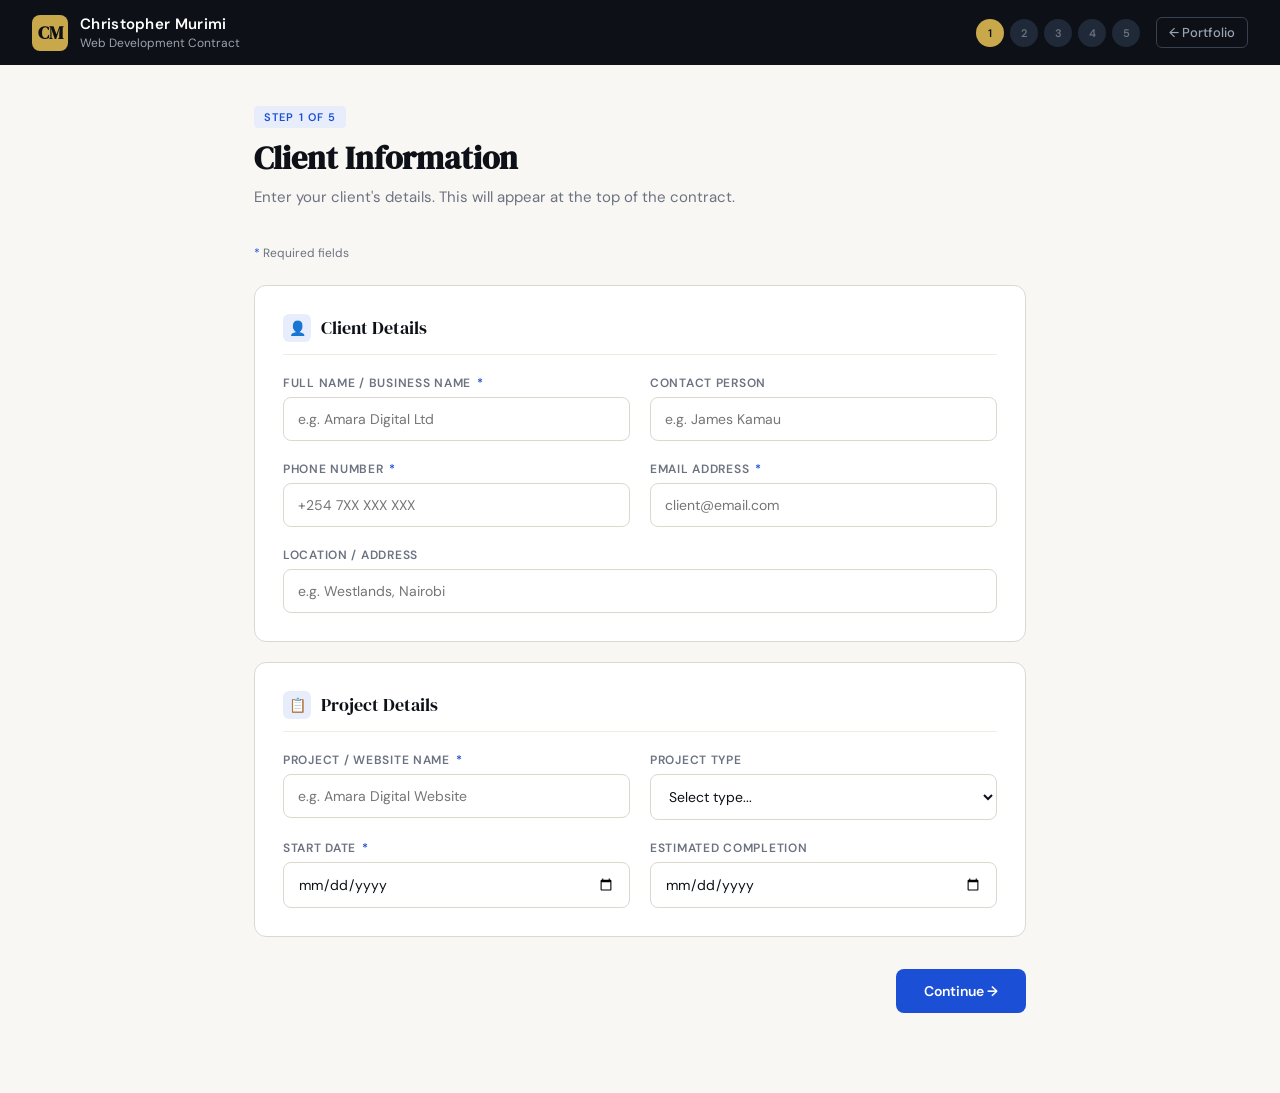
<file: contract.html>
<!DOCTYPE html>
<html lang="en">
<head>
<meta charset="UTF-8"/>
<meta name="viewport" content="width=device-width, initial-scale=1.0"/>
<title>Web Dev Contract · Christopher Murimi</title>
<link href="https://fonts.googleapis.com/css2?family=DM+Serif+Display:ital@0;1&family=DM+Sans:wght@300;400;500;600&display=swap" rel="stylesheet"/>
<style>
  :root {
    --ink: #0d1117;
    --paper: #f9f7f4;
    --cream: #f0ece4;
    --blue: #1a4fd6;
    --blue-light: #e8edfb;
    --gold: #c9a84c;
    --muted: #6b7280;
    --border: #ddd8ce;
    --success: #166534;
    --success-bg: #dcfce7;
  }

  * { margin: 0; padding: 0; box-sizing: border-box; }

  body {
    font-family: 'DM Sans', sans-serif;
    background: var(--paper);
    color: var(--ink);
    min-height: 100vh;
  }

  /* ── TOP BAR ── */
  .topbar {
    background: var(--ink);
    color: white;
    padding: 14px 32px;
    display: flex;
    align-items: center;
    justify-content: space-between;
    position: sticky;
    top: 0;
    z-index: 100;
  }
  .topbar-brand { display: flex; align-items: center; gap: 12px; }
  .topbar-logo {
    width: 36px; height: 36px;
    background: var(--gold);
    border-radius: 8px;
    display: flex; align-items: center; justify-content: center;
    font-family: 'DM Serif Display', serif;
    font-size: 18px; color: var(--ink); font-weight: 900;
  }
  .topbar-name { font-size: 15px; font-weight: 600; letter-spacing: 0.02em; }
  .topbar-sub { font-size: 12px; color: #9ca3af; margin-top: 1px; }
  .topbar-steps { display: flex; gap: 6px; }
  .topbar-back {
    display: inline-flex; align-items: center; gap: 6px;
    font-size: 13px; font-weight: 500; color: #9ca3af;
    text-decoration: none;
    padding: 6px 12px; border-radius: 6px;
    border: 1px solid #374151;
    transition: all 0.2s;
  }
  .topbar-back:hover { color: white; border-color: #6b7280; background: #1f2937; }
  .step-dot {
    width: 28px; height: 28px; border-radius: 50%;
    display: flex; align-items: center; justify-content: center;
    font-size: 11px; font-weight: 600;
    background: #1f2937; color: #6b7280;
    transition: all 0.3s;
    cursor: default;
  }
  .step-dot.active { background: var(--gold); color: var(--ink); }
  .step-dot.done { background: #166534; color: white; }

  /* ── LAYOUT ── */
  .container { max-width: 820px; margin: 0 auto; padding: 40px 24px 80px; }

  .page { display: none; animation: fadeIn 0.4s ease; }
  .page.active { display: block; }
  @keyframes fadeIn { from { opacity:0; transform: translateY(12px); } to { opacity:1; transform: translateY(0); } }

  /* ── PAGE HEADERS ── */
  .page-header { margin-bottom: 36px; }
  .page-tag {
    display: inline-block;
    font-size: 11px; font-weight: 600; letter-spacing: 0.1em;
    text-transform: uppercase;
    color: var(--blue);
    background: var(--blue-light);
    padding: 4px 10px; border-radius: 4px;
    margin-bottom: 12px;
  }
  .page-title {
    font-family: 'DM Serif Display', serif;
    font-size: 32px; line-height: 1.15;
    color: var(--ink);
    margin-bottom: 8px;
  }
  .page-desc { font-size: 15px; color: var(--muted); line-height: 1.6; }

  /* ── FORM ELEMENTS ── */
  .form-grid { display: grid; grid-template-columns: 1fr 1fr; gap: 20px; }
  .form-grid.single { grid-template-columns: 1fr; }
  .form-grid.three { grid-template-columns: 1fr 1fr 1fr; }

  .field { display: flex; flex-direction: column; gap: 6px; }
  .field.full { grid-column: 1 / -1; }

  label {
    font-size: 12px; font-weight: 600;
    text-transform: uppercase; letter-spacing: 0.06em;
    color: var(--muted);
  }
  label span { color: var(--blue); margin-left: 2px; }

  input, select, textarea {
    width: 100%;
    padding: 12px 14px;
    border: 1.5px solid var(--border);
    border-radius: 8px;
    background: white;
    font-family: 'DM Sans', sans-serif;
    font-size: 14px;
    color: var(--ink);
    transition: border-color 0.2s, box-shadow 0.2s;
    outline: none;
  }
  input:focus, select:focus, textarea:focus {
    border-color: var(--blue);
    box-shadow: 0 0 0 3px rgba(26,79,214,0.08);
  }
  textarea { resize: vertical; min-height: 90px; }

  /* ── CARD ── */
  .card {
    background: white;
    border: 1.5px solid var(--border);
    border-radius: 12px;
    padding: 28px;
    margin-bottom: 20px;
  }
  .card-title {
    font-family: 'DM Serif Display', serif;
    font-size: 18px; color: var(--ink);
    margin-bottom: 20px;
    padding-bottom: 12px;
    border-bottom: 1.5px solid var(--cream);
    display: flex; align-items: center; gap: 10px;
  }
  .card-icon {
    width: 28px; height: 28px;
    background: var(--blue-light);
    border-radius: 6px;
    display: flex; align-items: center; justify-content: center;
    font-size: 14px;
  }

  /* ── SERVICES CHECKBOXES ── */
  .services-grid { display: grid; grid-template-columns: 1fr 1fr; gap: 10px; }
  .service-item {
    display: flex; align-items: flex-start; gap: 10px;
    padding: 12px 14px;
    border: 1.5px solid var(--border);
    border-radius: 8px;
    cursor: pointer;
    transition: all 0.2s;
  }
  .service-item:hover { border-color: var(--blue); background: var(--blue-light); }
  .service-item.checked { border-color: var(--blue); background: var(--blue-light); }
  .service-item input[type="checkbox"] {
    width: 16px; height: 16px; flex-shrink: 0;
    margin-top: 1px; cursor: pointer;
    accent-color: var(--blue);
  }
  .service-label { font-size: 13px; font-weight: 500; line-height: 1.4; }
  .service-desc { font-size: 11px; color: var(--muted); margin-top: 2px; }

  /* ── PAYMENT TABLE ── */
  .payment-row {
    display: grid; grid-template-columns: 2fr 1fr 1fr 1fr;
    gap: 10px; align-items: center;
    padding: 12px 0;
    border-bottom: 1px solid var(--cream);
  }
  .payment-row:last-child { border-bottom: none; }
  .payment-label { font-size: 13px; font-weight: 600; }
  .payment-sub { font-size: 11px; color: var(--muted); }
  .payment-row input { text-align: right; }
  .currency-badge {
    font-size: 10px; font-weight: 700;
    color: var(--muted); text-transform: uppercase;
    letter-spacing: 0.06em;
  }
  .total-row {
    display: grid; grid-template-columns: 2fr 1fr 1fr 1fr;
    gap: 10px; align-items: center;
    padding: 14px 0 0;
    margin-top: 4px;
  }
  .total-label { font-size: 14px; font-weight: 700; color: var(--blue); }

  /* ── SIGNATURE AREA ── */
  .sig-area {
    display: grid; grid-template-columns: 1fr 1fr; gap: 24px;
    margin-top: 8px;
  }
  .sig-box { display: flex; flex-direction: column; gap: 8px; }
  .sig-who { font-size: 12px; font-weight: 600; text-transform: uppercase; letter-spacing: 0.06em; color: var(--muted); }
  .sig-name-display {
    font-family: 'DM Serif Display', serif;
    font-size: 26px; color: var(--ink);
    padding: 10px 0;
    border-bottom: 2px solid var(--ink);
    min-height: 52px;
    font-style: italic;
  }
  canvas.sig-canvas {
    border: 1.5px solid var(--border);
    border-radius: 8px;
    background: white;
    cursor: crosshair;
    display: block;
    width: 100%;
    height: 120px;
    touch-action: none;
  }
  .sig-actions { display: flex; gap: 8px; }
  .sig-btn {
    font-size: 12px; padding: 6px 12px;
    border: 1.5px solid var(--border);
    border-radius: 6px;
    background: white;
    cursor: pointer;
    font-family: 'DM Sans', sans-serif;
    transition: all 0.2s;
  }
  .sig-btn:hover { border-color: var(--blue); color: var(--blue); }
  .sig-type-toggle {
    display: flex; gap: 8px; margin-bottom: 8px;
  }
  .toggle-btn {
    font-size: 12px; padding: 5px 12px;
    border: 1.5px solid var(--border);
    border-radius: 6px; cursor: pointer;
    background: white; font-family: 'DM Sans', sans-serif;
    transition: all 0.2s;
  }
  .toggle-btn.active { background: var(--ink); color: white; border-color: var(--ink); }

  /* ── TERMS ── */
  .terms-accordion { display: flex; flex-direction: column; gap: 8px; }
  .term-item { border: 1.5px solid var(--border); border-radius: 8px; overflow: hidden; }
  .term-header {
    display: flex; align-items: center; justify-content: space-between;
    padding: 14px 16px; cursor: pointer;
    background: white; transition: background 0.2s;
    font-size: 14px; font-weight: 600;
  }
  .term-header:hover { background: var(--cream); }
  .term-header .num {
    font-size: 11px; font-weight: 700; color: var(--blue);
    background: var(--blue-light); padding: 2px 7px; border-radius: 4px;
    margin-right: 10px;
  }
  .term-header .arrow { color: var(--muted); transition: transform 0.2s; font-size: 12px; }
  .term-item.open .arrow { transform: rotate(180deg); }
  .term-body {
    display: none;
    padding: 14px 16px;
    font-size: 13px; color: var(--muted); line-height: 1.7;
    background: var(--cream);
    border-top: 1px solid var(--border);
  }
  .term-item.open .term-body { display: block; }

  /* ── PREVIEW ── */
  #preview-panel {
    background: white;
    border: 1.5px solid var(--border);
    border-radius: 12px;
    padding: 40px;
    font-size: 13px;
    line-height: 1.8;
    color: #333;
  }
  .preview-header { text-align: center; margin-bottom: 32px; }
  .preview-brand {
    font-family: 'DM Serif Display', serif;
    font-size: 22px; color: var(--ink);
    margin-bottom: 4px;
  }
  .preview-sub { font-size: 12px; color: var(--muted); }
  .preview-divider {
    border: none; border-top: 2px solid var(--blue);
    margin: 20px 0;
  }
  .preview-title {
    font-family: 'DM Serif Display', serif;
    font-size: 20px; text-align: center;
    color: var(--ink); margin: 20px 0 28px;
  }
  .preview-section { margin-bottom: 22px; }
  .preview-section-title {
    font-size: 11px; font-weight: 700; letter-spacing: 0.1em;
    text-transform: uppercase; color: var(--blue);
    background: var(--blue-light);
    padding: 4px 10px; border-radius: 4px;
    display: inline-block; margin-bottom: 10px;
  }
  .preview-row { display: flex; gap: 8px; margin-bottom: 4px; }
  .preview-key { font-weight: 600; min-width: 180px; color: var(--ink); }
  .preview-val { color: #555; }
  .preview-sigs {
    display: grid; grid-template-columns: 1fr 1fr; gap: 32px;
    margin-top: 32px; padding-top: 24px; border-top: 2px solid var(--cream);
  }
  .preview-sig-label { font-size: 11px; font-weight: 700; text-transform: uppercase; letter-spacing: 0.06em; color: var(--muted); margin-bottom: 8px; }
  .preview-sig-name {
    font-family: 'DM Serif Display', serif;
    font-size: 22px; font-style: italic;
    border-bottom: 1.5px solid var(--ink);
    padding-bottom: 6px; min-height: 40px;
  }
  .preview-sig-img { max-width: 100%; height: 60px; object-fit: contain; border-bottom: 1.5px solid var(--ink); display: block; }

  /* ── BUTTONS ── */
  .btn-row { display: flex; gap: 12px; justify-content: flex-end; margin-top: 32px; }
  .btn {
    padding: 13px 28px; border-radius: 8px;
    font-family: 'DM Sans', sans-serif;
    font-size: 14px; font-weight: 600;
    cursor: pointer; border: none;
    transition: all 0.2s;
  }
  .btn-primary { background: var(--blue); color: white; }
  .btn-primary:hover { background: #1340b0; transform: translateY(-1px); box-shadow: 0 4px 16px rgba(26,79,214,0.3); }
  .btn-secondary { background: white; color: var(--ink); border: 1.5px solid var(--border); }
  .btn-secondary:hover { border-color: var(--ink); }
  .btn-gold { background: var(--gold); color: var(--ink); }
  .btn-gold:hover { background: #b8952f; transform: translateY(-1px); }
  .btn-success { background: var(--success); color: white; }

  /* ── SUCCESS ── */
  .success-screen {
    text-align: center; padding: 60px 24px;
  }
  .success-icon {
    width: 80px; height: 80px; border-radius: 50%;
    background: var(--success-bg);
    display: flex; align-items: center; justify-content: center;
    margin: 0 auto 24px;
    font-size: 36px;
  }
  .success-title {
    font-family: 'DM Serif Display', serif;
    font-size: 28px; margin-bottom: 12px;
  }
  .success-desc { color: var(--muted); max-width: 440px; margin: 0 auto 32px; line-height: 1.6; }

  /* ── MISC ── */
  .hint { font-size: 12px; color: var(--muted); margin-top: 4px; }
  .section-divider { border: none; border-top: 1.5px solid var(--cream); margin: 28px 0; }
  .required-note { font-size: 12px; color: var(--muted); margin-bottom: 24px; }
  .required-note span { color: var(--blue); }

  @media(max-width: 600px) {
    .form-grid { grid-template-columns: 1fr; }
    .form-grid.three { grid-template-columns: 1fr 1fr; }
    .services-grid { grid-template-columns: 1fr; }
    .sig-area { grid-template-columns: 1fr; }
    .payment-row, .total-row { grid-template-columns: 1fr 1fr; }
    .payment-row .payment-label { grid-column: 1/-1; }
    .topbar-steps { display: none; }
    .preview-sigs { grid-template-columns: 1fr; }
  }
</style>
</head>
<body>

<div class="topbar">
  <div class="topbar-brand">
    <div class="topbar-logo">CM</div>
    <div>
      <div class="topbar-name">Christopher Murimi</div>
      <div class="topbar-sub">Web Development Contract</div>
    </div>
  </div>
  <div style="display:flex;align-items:center;gap:16px;">
    <div class="topbar-steps" id="step-dots">
      <div class="step-dot active" id="dot-1">1</div>
      <div class="step-dot" id="dot-2">2</div>
      <div class="step-dot" id="dot-3">3</div>
      <div class="step-dot" id="dot-4">4</div>
      <div class="step-dot" id="dot-5">5</div>
    </div>
    <a href="index.html" class="topbar-back">← Portfolio</a>
  </div>
</div>

<div class="container">

<!-- ═══════════════ PAGE 1: CLIENT INFO ═══════════════ -->
<div class="page active" id="page-1">
  <div class="page-header">
    <div class="page-tag">Step 1 of 5</div>
    <h1 class="page-title">Client Information</h1>
    <p class="page-desc">Enter your client's details. This will appear at the top of the contract.</p>
  </div>
  <p class="required-note"><span>*</span> Required fields</p>
  <div class="card">
    <div class="card-title"><div class="card-icon">👤</div> Client Details</div>
    <div class="form-grid">
      <div class="field">
        <label>Full Name / Business Name <span>*</span></label>
        <input type="text" id="client-name" placeholder="e.g. Amara Digital Ltd"/>
      </div>
      <div class="field">
        <label>Contact Person</label>
        <input type="text" id="client-contact" placeholder="e.g. James Kamau"/>
      </div>
      <div class="field">
        <label>Phone Number <span>*</span></label>
        <input type="text" id="client-phone" placeholder="+254 7XX XXX XXX"/>
      </div>
      <div class="field">
        <label>Email Address <span>*</span></label>
        <input type="email" id="client-email" placeholder="client@email.com"/>
      </div>
      <div class="field full">
        <label>Location / Address</label>
        <input type="text" id="client-location" placeholder="e.g. Westlands, Nairobi"/>
      </div>
    </div>
  </div>

  <div class="card">
    <div class="card-title"><div class="card-icon">📋</div> Project Details</div>
    <div class="form-grid">
      <div class="field">
        <label>Project / Website Name <span>*</span></label>
        <input type="text" id="project-name" placeholder="e.g. Amara Digital Website"/>
      </div>
      <div class="field">
        <label>Project Type</label>
        <select id="project-type">
          <option value="">Select type...</option>
          <option>Business / Corporate Website</option>
          <option>E-commerce Store</option>
          <option>Portfolio Website</option>
          <option>Blog / News Site</option>
          <option>Landing Page</option>
          <option>Web Application</option>
          <option>Other</option>
        </select>
      </div>
      <div class="field">
        <label>Start Date <span>*</span></label>
        <input type="date" id="start-date"/>
      </div>
      <div class="field">
        <label>Estimated Completion</label>
        <input type="date" id="end-date"/>
      </div>
    </div>
  </div>

  <div class="btn-row">
    <button class="btn btn-primary" onclick="goTo(2)">Continue →</button>
  </div>
</div>

<!-- ═══════════════ PAGE 2: SCOPE ═══════════════ -->
<div class="page" id="page-2">
  <div class="page-header">
    <div class="page-tag">Step 2 of 5</div>
    <h1 class="page-title">Scope of Work</h1>
    <p class="page-desc">Select all services included in this project.</p>
  </div>

  <div class="card">
    <div class="card-title"><div class="card-icon">🛠</div> Services Included</div>
    <div class="services-grid">
      <label class="service-item" onclick="toggleService(this)">
        <input type="checkbox" value="Website Design & Development"/>
        <div>
          <div class="service-label">Website Design & Development</div>
          <div class="service-desc">Custom design, responsive layout, all agreed pages</div>
        </div>
      </label>
      <label class="service-item" onclick="toggleService(this)">
        <input type="checkbox" value="Domain & Hosting Setup"/>
        <div>
          <div class="service-label">Domain & Hosting Setup</div>
          <div class="service-desc">Registration, configuration, DNS setup</div>
        </div>
      </label>
      <label class="service-item" onclick="toggleService(this)">
        <input type="checkbox" value="CMS Setup (WordPress / Webflow)"/>
        <div>
          <div class="service-label">CMS Setup</div>
          <div class="service-desc">WordPress, Webflow, or custom CMS</div>
        </div>
      </label>
      <label class="service-item" onclick="toggleService(this)">
        <input type="checkbox" value="SEO Optimization"/>
        <div>
          <div class="service-label">SEO Optimization</div>
          <div class="service-desc">On-page SEO, metadata, sitemap, speed</div>
        </div>
      </label>
      <label class="service-item" onclick="toggleService(this)">
        <input type="checkbox" value="E-commerce Integration"/>
        <div>
          <div class="service-label">E-commerce Integration</div>
          <div class="service-desc">Products, cart, payment gateway</div>
        </div>
      </label>
      <label class="service-item" onclick="toggleService(this)">
        <input type="checkbox" value="Monthly Website Maintenance"/>
        <div>
          <div class="service-label">Monthly Maintenance</div>
          <div class="service-desc">Updates, security, content changes</div>
        </div>
      </label>
    </div>
    <div style="margin-top:16px" class="field">
      <label>Custom / Additional Services</label>
      <textarea id="custom-scope" placeholder="Describe any additional services not listed above..."></textarea>
    </div>
  </div>

  <div class="card">
    <div class="card-title"><div class="card-icon">📐</div> Deliverable Specs</div>
    <div class="form-grid three">
      <div class="field">
        <label>Number of Pages</label>
        <input type="number" id="num-pages" placeholder="e.g. 5" min="1"/>
      </div>
      <div class="field">
        <label>Revisions Included</label>
        <input type="number" id="num-revisions" placeholder="e.g. 3" min="1"/>
      </div>
      <div class="field">
        <label>Post-launch Support (days)</label>
        <input type="number" id="support-days" placeholder="e.g. 14" min="0"/>
      </div>
    </div>
  </div>

  <div class="btn-row">
    <button class="btn btn-secondary" onclick="goTo(1)">← Back</button>
    <button class="btn btn-primary" onclick="goTo(3)">Continue →</button>
  </div>
</div>

<!-- ═══════════════ PAGE 3: PAYMENT ═══════════════ -->
<div class="page" id="page-3">
  <div class="page-header">
    <div class="page-tag">Step 3 of 5</div>
    <h1 class="page-title">Payment Terms</h1>
    <p class="page-desc">Set the total project fee and how it splits across 3 installments.</p>
  </div>

  <div class="card">
    <div class="card-title"><div class="card-icon">💳</div> Project Fee</div>
    <div class="form-grid">
      <div class="field">
        <label>Total Fee (KES)</label>
        <input type="number" id="total-kes" placeholder="e.g. 50000" oninput="calcInstallments()"/>
      </div>
      <div class="field">
        <label>Total Fee (USD)</label>
        <input type="number" id="total-usd" placeholder="e.g. 350" oninput="calcInstallments()"/>
      </div>
    </div>

    <hr class="section-divider"/>

    <div class="payment-row" style="background:var(--cream);padding:10px 8px;border-radius:8px;margin-bottom:8px;">
      <div style="font-size:11px;font-weight:700;text-transform:uppercase;letter-spacing:0.06em;color:var(--muted)">Installment</div>
      <div style="font-size:11px;font-weight:700;text-transform:uppercase;letter-spacing:0.06em;color:var(--muted);text-align:right">%</div>
      <div style="font-size:11px;font-weight:700;text-transform:uppercase;letter-spacing:0.06em;color:var(--muted);text-align:right">KES</div>
      <div style="font-size:11px;font-weight:700;text-transform:uppercase;letter-spacing:0.06em;color:var(--muted);text-align:right">USD</div>
    </div>

    <div class="payment-row">
      <div>
        <div class="payment-label">1st — Deposit</div>
        <div class="payment-sub">Due before work begins</div>
      </div>
      <input type="number" id="pct1" value="40" min="0" max="100" oninput="calcInstallments()"/>
      <input type="text" id="kes1" placeholder="—" readonly style="background:var(--cream)"/>
      <input type="text" id="usd1" placeholder="—" readonly style="background:var(--cream)"/>
    </div>

    <div class="payment-row">
      <div>
        <div class="payment-label">2nd — Midpoint</div>
        <div class="payment-sub">Due upon design approval</div>
      </div>
      <input type="number" id="pct2" value="30" min="0" max="100" oninput="calcInstallments()"/>
      <input type="text" id="kes2" placeholder="—" readonly style="background:var(--cream)"/>
      <input type="text" id="usd2" placeholder="—" readonly style="background:var(--cream)"/>
    </div>

    <div class="payment-row">
      <div>
        <div class="payment-label">3rd — Final</div>
        <div class="payment-sub">Due before site goes live</div>
      </div>
      <input type="number" id="pct3" value="30" min="0" max="100" oninput="calcInstallments()"/>
      <input type="text" id="kes3" placeholder="—" readonly style="background:var(--cream)"/>
      <input type="text" id="usd3" placeholder="—" readonly style="background:var(--cream)"/>
    </div>

    <div class="total-row">
      <div class="total-label">Total</div>
      <div id="pct-total" style="font-weight:700;text-align:right;color:var(--muted)">100%</div>
      <div id="kes-total" style="font-weight:700;text-align:right;color:var(--blue)">—</div>
      <div id="usd-total" style="font-weight:700;text-align:right;color:var(--blue)">—</div>
    </div>
    <p id="pct-warning" style="font-size:12px;color:#dc2626;margin-top:8px;display:none">⚠ Percentages must add up to 100%</p>
  </div>

  <div class="card">
    <div class="card-title"><div class="card-icon">📱</div> Payment Method</div>
    <div class="form-grid">
      <div class="field">
        <label>Preferred Method</label>
        <select id="pay-method">
          <option value="M-Pesa">M-Pesa</option>
          <option value="Bank Transfer">Bank Transfer</option>
          <option value="M-Pesa & Bank Transfer">M-Pesa & Bank Transfer</option>
          <option value="Other">Other</option>
        </select>
      </div>
      <div class="field">
        <label>M-Pesa / Account No.</label>
        <input type="text" id="pay-account" placeholder="e.g. 0715 323 617"/>
      </div>
    </div>
  </div>

  <div class="btn-row">
    <button class="btn btn-secondary" onclick="goTo(2)">← Back</button>
    <button class="btn btn-primary" onclick="goTo(4)">Continue →</button>
  </div>
</div>

<!-- ═══════════════ PAGE 4: TERMS & SIGNATURE ═══════════════ -->
<div class="page" id="page-4">
  <div class="page-header">
    <div class="page-tag">Step 4 of 5</div>
    <h1 class="page-title">Terms & Signatures</h1>
    <p class="page-desc">Review the contract terms and collect both signatures below.</p>
  </div>

  <div class="card">
    <div class="card-title"><div class="card-icon">📜</div> Contract Terms</div>
    <div class="terms-accordion" id="terms-list"></div>
  </div>

  <div class="card">
    <div class="card-title"><div class="card-icon">✍️</div> Signatures</div>
    <div class="sig-area">

      <!-- Service Provider -->
      <div class="sig-box">
        <div class="sig-who">Service Provider</div>
        <div style="font-weight:600;margin-bottom:8px">Christopher Muturi Murimi</div>
        <div class="sig-type-toggle">
          <button class="toggle-btn active" onclick="setSigType('provider','type',this)">Type</button>
          <button class="toggle-btn" onclick="setSigType('provider','draw',this)">Draw</button>
        </div>
        <div id="provider-type-area">
          <div class="sig-name-display" id="provider-sig-display">Christopher Murimi</div>
        </div>
        <div id="provider-draw-area" style="display:none">
          <canvas class="sig-canvas" id="provider-canvas" width="340" height="120"></canvas>
          <div class="sig-actions">
            <button class="sig-btn" onclick="clearCanvas('provider')">Clear</button>
          </div>
        </div>
        <div style="margin-top:8px">
          <label style="text-transform:none;letter-spacing:0;font-size:13px;font-weight:400;color:var(--muted)">Signed on</label>
          <input type="date" id="provider-date" style="margin-top:4px"/>
        </div>
      </div>

      <!-- Client -->
      <div class="sig-box">
        <div class="sig-who">Client</div>
        <div style="font-weight:600;margin-bottom:8px" id="client-sig-name-label">Client Name</div>
        <div class="sig-type-toggle">
          <button class="toggle-btn active" onclick="setSigType('client','type',this)">Type</button>
          <button class="toggle-btn" onclick="setSigType('client','draw',this)">Draw</button>
        </div>
        <div id="client-type-area">
          <input type="text" id="client-sig-typed" placeholder="Client types name here..." oninput="updateClientSig(this.value)" style="margin-bottom:8px"/>
          <div class="sig-name-display" id="client-sig-display" style="color:var(--muted);font-style:italic"></div>
        </div>
        <div id="client-draw-area" style="display:none">
          <canvas class="sig-canvas" id="client-canvas" width="340" height="120"></canvas>
          <div class="sig-actions">
            <button class="sig-btn" onclick="clearCanvas('client')">Clear</button>
          </div>
        </div>
        <div style="margin-top:8px">
          <label style="text-transform:none;letter-spacing:0;font-size:13px;font-weight:400;color:var(--muted)">Signed on</label>
          <input type="date" id="client-date" style="margin-top:4px"/>
        </div>
      </div>

    </div>
  </div>

  <div class="btn-row">
    <button class="btn btn-secondary" onclick="goTo(3)">← Back</button>
    <button class="btn btn-gold" onclick="goTo(5)">Preview Contract →</button>
  </div>
</div>

<!-- ═══════════════ PAGE 5: PREVIEW + DOWNLOAD ═══════════════ -->
<div class="page" id="page-5">
  <div class="page-header">
    <div class="page-tag">Step 5 of 5</div>
    <h1 class="page-title">Contract Preview</h1>
    <p class="page-desc">Review your contract before printing or saving as PDF.</p>
  </div>

  <div id="preview-panel"></div>

  <div class="btn-row" style="margin-top:24px">
    <button class="btn btn-secondary" onclick="goTo(4)">← Edit</button>
    <button class="btn btn-gold" onclick="window.print()">🖨 Print / Save as PDF</button>
  </div>
</div>

</div><!-- /container -->

<script>
// ── STATE ──
const state = {
  providerSigMode: 'type',
  clientSigMode: 'type',
  clientSigTyped: '',
};

// ── NAVIGATION ──
function goTo(n) {
  if (n === 5) buildPreview();
  document.querySelectorAll('.page').forEach(p => p.classList.remove('active'));
  document.getElementById('page-' + n).classList.add('active');
  // update dots
  for (let i = 1; i <= 5; i++) {
    const dot = document.getElementById('dot-' + i);
    dot.classList.remove('active','done');
    if (i < n) dot.classList.add('done');
    if (i === n) dot.classList.add('active');
  }
  window.scrollTo({ top: 0, behavior: 'smooth' });
  if (n === 4) {
    document.getElementById('client-sig-name-label').textContent = document.getElementById('client-name').value || 'Client';
    setDefaultDates();
    initCanvas('provider');
    initCanvas('client');
  }
}

function setDefaultDates() {
  const today = new Date().toISOString().split('T')[0];
  if (!document.getElementById('provider-date').value) document.getElementById('provider-date').value = today;
  if (!document.getElementById('client-date').value) document.getElementById('client-date').value = today;
}

// ── SERVICES ──
function toggleService(label) {
  setTimeout(() => {
    label.classList.toggle('checked', label.querySelector('input').checked);
  }, 0);
}

// ── INSTALLMENTS ──
function calcInstallments() {
  const totalKes = parseFloat(document.getElementById('total-kes').value) || 0;
  const totalUsd = parseFloat(document.getElementById('total-usd').value) || 0;
  const p1 = parseFloat(document.getElementById('pct1').value) || 0;
  const p2 = parseFloat(document.getElementById('pct2').value) || 0;
  const p3 = parseFloat(document.getElementById('pct3').value) || 0;
  const sum = p1 + p2 + p3;
  document.getElementById('pct-total').textContent = sum + '%';
  document.getElementById('pct-warning').style.display = (sum !== 100 && (p1||p2||p3)) ? 'block' : 'none';
  const fmt = (v, prefix) => v > 0 ? prefix + v.toLocaleString('en-KE', {minimumFractionDigits:0}) : '—';
  document.getElementById('kes1').value = fmt(Math.round(totalKes * p1 / 100), '');
  document.getElementById('kes2').value = fmt(Math.round(totalKes * p2 / 100), '');
  document.getElementById('kes3').value = fmt(Math.round(totalKes * p3 / 100), '');
  document.getElementById('usd1').value = fmt(Math.round(totalUsd * p1 / 100), '');
  document.getElementById('usd2').value = fmt(Math.round(totalUsd * p2 / 100), '');
  document.getElementById('usd3').value = fmt(Math.round(totalUsd * p3 / 100), '');
  document.getElementById('kes-total').textContent = fmt(totalKes, 'KES ');
  document.getElementById('usd-total').textContent = fmt(totalUsd, 'USD ');
}

// ── SIGNATURE ──
function setSigType(who, mode, btn) {
  state[who + 'SigMode'] = mode;
  btn.closest('.sig-type-toggle').querySelectorAll('.toggle-btn').forEach(b => b.classList.remove('active'));
  btn.classList.add('active');
  document.getElementById(who + '-type-area').style.display = mode === 'type' ? 'block' : 'none';
  document.getElementById(who + '-draw-area').style.display = mode === 'draw' ? 'block' : 'none';
  if (mode === 'draw') initCanvas(who);
}

function updateClientSig(val) {
  state.clientSigTyped = val;
  document.getElementById('client-sig-display').textContent = val;
}

// ── CANVAS DRAWING ──
const canvasState = {};
function initCanvas(who) {
  const canvas = document.getElementById(who + '-canvas');
  if (canvasState[who]) return;
  canvasState[who] = { drawing: false, lastX: 0, lastY: 0 };
  const ctx = canvas.getContext('2d');
  ctx.strokeStyle = '#0d1117';
  ctx.lineWidth = 2;
  ctx.lineCap = 'round';

  function getPos(e) {
    const rect = canvas.getBoundingClientRect();
    const scaleX = canvas.width / rect.width;
    const scaleY = canvas.height / rect.height;
    if (e.touches) return {
      x: (e.touches[0].clientX - rect.left) * scaleX,
      y: (e.touches[0].clientY - rect.top) * scaleY
    };
    return { x: (e.clientX - rect.left) * scaleX, y: (e.clientY - rect.top) * scaleY };
  }

  canvas.addEventListener('mousedown', e => { canvasState[who].drawing = true; const p = getPos(e); canvasState[who].lastX = p.x; canvasState[who].lastY = p.y; });
  canvas.addEventListener('mousemove', e => {
    if (!canvasState[who].drawing) return;
    const p = getPos(e);
    ctx.beginPath(); ctx.moveTo(canvasState[who].lastX, canvasState[who].lastY);
    ctx.lineTo(p.x, p.y); ctx.stroke();
    canvasState[who].lastX = p.x; canvasState[who].lastY = p.y;
  });
  canvas.addEventListener('mouseup', () => canvasState[who].drawing = false);
  canvas.addEventListener('touchstart', e => { e.preventDefault(); canvasState[who].drawing = true; const p = getPos(e); canvasState[who].lastX = p.x; canvasState[who].lastY = p.y; }, { passive: false });
  canvas.addEventListener('touchmove', e => {
    e.preventDefault();
    if (!canvasState[who].drawing) return;
    const p = getPos(e);
    ctx.beginPath(); ctx.moveTo(canvasState[who].lastX, canvasState[who].lastY);
    ctx.lineTo(p.x, p.y); ctx.stroke();
    canvasState[who].lastX = p.x; canvasState[who].lastY = p.y;
  }, { passive: false });
  canvas.addEventListener('touchend', () => canvasState[who].drawing = false);
}

function clearCanvas(who) {
  const canvas = document.getElementById(who + '-canvas');
  canvas.getContext('2d').clearRect(0, 0, canvas.width, canvas.height);
}

// ── TERMS ──
const TERMS = [
  { title: "Scope of Work", body: "The Service Provider agrees to deliver the services selected in this agreement. Any additional work beyond the agreed scope will be assessed and quoted separately before proceeding." },
  { title: "Revisions & Change Requests", body: `The project includes the number of revisions agreed. Additional revision rounds will be charged at KES 2,000 / USD 15 per round. Changes to scope after project commencement will be quoted separately.` },
  { title: "Client Responsibilities", body: "The Client agrees to provide all required content (text, images, logos) within 5 business days of project start. Timely approvals at each milestone are required. Delays by the client do not extend the Service Provider's deadlines." },
  { title: "Intellectual Property & Ownership", body: "Upon receipt of full payment, all design files, code, and deliverables become the property of the Client. The Service Provider retains the right to display completed work in their portfolio unless requested otherwise in writing." },
  { title: "Confidentiality", body: "Both parties agree to keep confidential any proprietary or sensitive business information shared during the project. This obligation continues for two (2) years after the agreement ends." },
  { title: "Late Payment Policy", body: "Invoices unpaid beyond 7 days of the due date will attract a 5% late fee per week. Work may be paused until outstanding payments are cleared." },
  { title: "Termination", body: "Either party may terminate this agreement with 7 days written notice. The deposit is non-refundable under all circumstances. If terminated by the Client, all completed work remains billable." },
  { title: "Post-Delivery Support", body: "The Service Provider will provide the agreed number of days of complimentary post-launch support to fix bugs arising directly from delivered work. Client modifications, third-party issues, and hosting problems are excluded." },
  { title: "Limitation of Liability", body: "The Service Provider shall not be liable for any indirect or consequential damages. Total liability shall not exceed the total project fee paid." },
  { title: "Governing Law", body: "This Agreement is governed by the laws of Kenya. Disputes shall first be resolved through good-faith negotiation, then mediation in Nairobi, before any legal proceedings are initiated." },
];

function buildTerms() {
  const list = document.getElementById('terms-list');
  list.innerHTML = TERMS.map((t, i) => `
    <div class="term-item" id="term-${i}">
      <div class="term-header" onclick="toggleTerm(${i})">
        <div><span class="num">${i+1}</span>${t.title}</div>
        <span class="arrow">▼</span>
      </div>
      <div class="term-body">${t.body}</div>
    </div>
  `).join('');
}

function toggleTerm(i) {
  document.getElementById('term-' + i).classList.toggle('open');
}

// ── PREVIEW ──
function buildPreview() {
  const g = id => document.getElementById(id)?.value || '';
  const services = [...document.querySelectorAll('.service-item input:checked')].map(c => c.value);
  const customScope = g('custom-scope');

  const providerSigHtml = state.providerSigMode === 'type'
    ? `<div class="preview-sig-name">Christopher Murimi</div>`
    : `<img class="preview-sig-img" src="${document.getElementById('provider-canvas').toDataURL()}" alt="Signature"/>`;

  const clientSigHtml = state.clientSigMode === 'type'
    ? `<div class="preview-sig-name">${state.clientSigTyped || ''}</div>`
    : `<img class="preview-sig-img" src="${document.getElementById('client-canvas').toDataURL()}" alt="Signature"/>`;

  const totalKes = g('total-kes') ? 'KES ' + Number(g('total-kes')).toLocaleString() : '—';
  const totalUsd = g('total-usd') ? 'USD ' + Number(g('total-usd')).toLocaleString() : '—';

  const installs = [1,2,3].map(n => {
    const labels = ['Deposit (before work begins)', 'Midpoint (upon design approval)', 'Final (before go-live)'];
    const k = document.getElementById('kes'+n)?.value;
    const u = document.getElementById('usd'+n)?.value;
    const p = g('pct'+n);
    return `<div class="preview-row"><span class="preview-key">Installment ${n} — ${labels[n-1]}</span><span class="preview-val">${p}% &nbsp;|&nbsp; KES ${k || '—'} / USD ${u || '—'}</span></div>`;
  }).join('');

  document.getElementById('preview-panel').innerHTML = `
    <div class="preview-header">
      <div class="preview-brand">Christopher Muturi Murimi</div>
      <div class="preview-sub">Web Design & Development Services · +254 715 323 617 · chrismurimi123@gmail.com · Nairobi, Kenya</div>
      <hr class="preview-divider"/>
      <div class="preview-title">WEB DEVELOPMENT SERVICE AGREEMENT</div>
    </div>

    <div class="preview-section">
      <div class="preview-section-title">Service Provider</div>
      <div class="preview-row"><span class="preview-key">Name</span><span class="preview-val">Christopher Muturi Murimi</span></div>
      <div class="preview-row"><span class="preview-key">Phone</span><span class="preview-val">+254 715 323 617</span></div>
      <div class="preview-row"><span class="preview-key">Email</span><span class="preview-val">chrismurimi123@gmail.com</span></div>
    </div>

    <div class="preview-section">
      <div class="preview-section-title">Client</div>
      <div class="preview-row"><span class="preview-key">Name / Business</span><span class="preview-val">${g('client-name') || '—'}</span></div>
      <div class="preview-row"><span class="preview-key">Contact Person</span><span class="preview-val">${g('client-contact') || '—'}</span></div>
      <div class="preview-row"><span class="preview-key">Phone</span><span class="preview-val">${g('client-phone') || '—'}</span></div>
      <div class="preview-row"><span class="preview-key">Email</span><span class="preview-val">${g('client-email') || '—'}</span></div>
      <div class="preview-row"><span class="preview-key">Location</span><span class="preview-val">${g('client-location') || '—'}</span></div>
    </div>

    <div class="preview-section">
      <div class="preview-section-title">Project Details</div>
      <div class="preview-row"><span class="preview-key">Project Name</span><span class="preview-val">${g('project-name') || '—'}</span></div>
      <div class="preview-row"><span class="preview-key">Type</span><span class="preview-val">${g('project-type') || '—'}</span></div>
      <div class="preview-row"><span class="preview-key">Start Date</span><span class="preview-val">${g('start-date') || '—'}</span></div>
      <div class="preview-row"><span class="preview-key">Estimated Completion</span><span class="preview-val">${g('end-date') || '—'}</span></div>
      <div class="preview-row"><span class="preview-key">Pages</span><span class="preview-val">${g('num-pages') || '—'}</span></div>
      <div class="preview-row"><span class="preview-key">Revisions Included</span><span class="preview-val">${g('num-revisions') || '—'}</span></div>
      <div class="preview-row"><span class="preview-key">Post-launch Support</span><span class="preview-val">${g('support-days') ? g('support-days') + ' days' : '—'}</span></div>
    </div>

    <div class="preview-section">
      <div class="preview-section-title">Scope of Work</div>
      ${services.length ? services.map(s => `<div class="preview-row"><span class="preview-val">✓ ${s}</span></div>`).join('') : '<div class="preview-row"><span class="preview-val">—</span></div>'}
      ${customScope ? `<div class="preview-row"><span class="preview-key">Additional</span><span class="preview-val">${customScope}</span></div>` : ''}
    </div>

    <div class="preview-section">
      <div class="preview-section-title">Payment Terms</div>
      <div class="preview-row"><span class="preview-key">Total Fee</span><span class="preview-val">${totalKes} / ${totalUsd}</span></div>
      ${installs}
      <div class="preview-row"><span class="preview-key">Payment Method</span><span class="preview-val">${g('pay-method')}${g('pay-account') ? ' — ' + g('pay-account') : ''}</span></div>
    </div>

    <div class="preview-section">
      <div class="preview-section-title">Terms & Conditions</div>
      ${TERMS.map((t, i) => `<div class="preview-row" style="margin-bottom:6px"><span class="preview-key">${i+1}. ${t.title}</span></div><div style="padding-left:16px;color:#555;font-size:12px;margin-bottom:10px;line-height:1.7">${t.body}</div>`).join('')}
    </div>

    <div class="preview-sigs">
      <div>
        <div class="preview-sig-label">Service Provider — Christopher Muturi Murimi</div>
        ${providerSigHtml}
        <div style="font-size:12px;color:var(--muted);margin-top:6px">Date: ${g('provider-date') || '—'}</div>
      </div>
      <div>
        <div class="preview-sig-label">Client — ${g('client-name') || 'Client'}</div>
        ${clientSigHtml}
        <div style="font-size:12px;color:var(--muted);margin-top:6px">Date: ${g('client-date') || '—'}</div>
      </div>
    </div>
  `;
}

// ── PRINT STYLES ──
const printStyle = document.createElement('style');
printStyle.textContent = `
  @media print {
    .topbar, .page-header, .btn-row { display: none !important; }
    .page { display: block !important; }
    #page-1,#page-2,#page-3,#page-4 { display: none !important; }
    #page-5 { display: block !important; }
    body { background: white; }
    #preview-panel { border: none; padding: 0; }
  }
`;
document.head.appendChild(printStyle);

// ── INIT ──
buildTerms();
calcInstallments();
</script>
</body>
</html>
</file>
